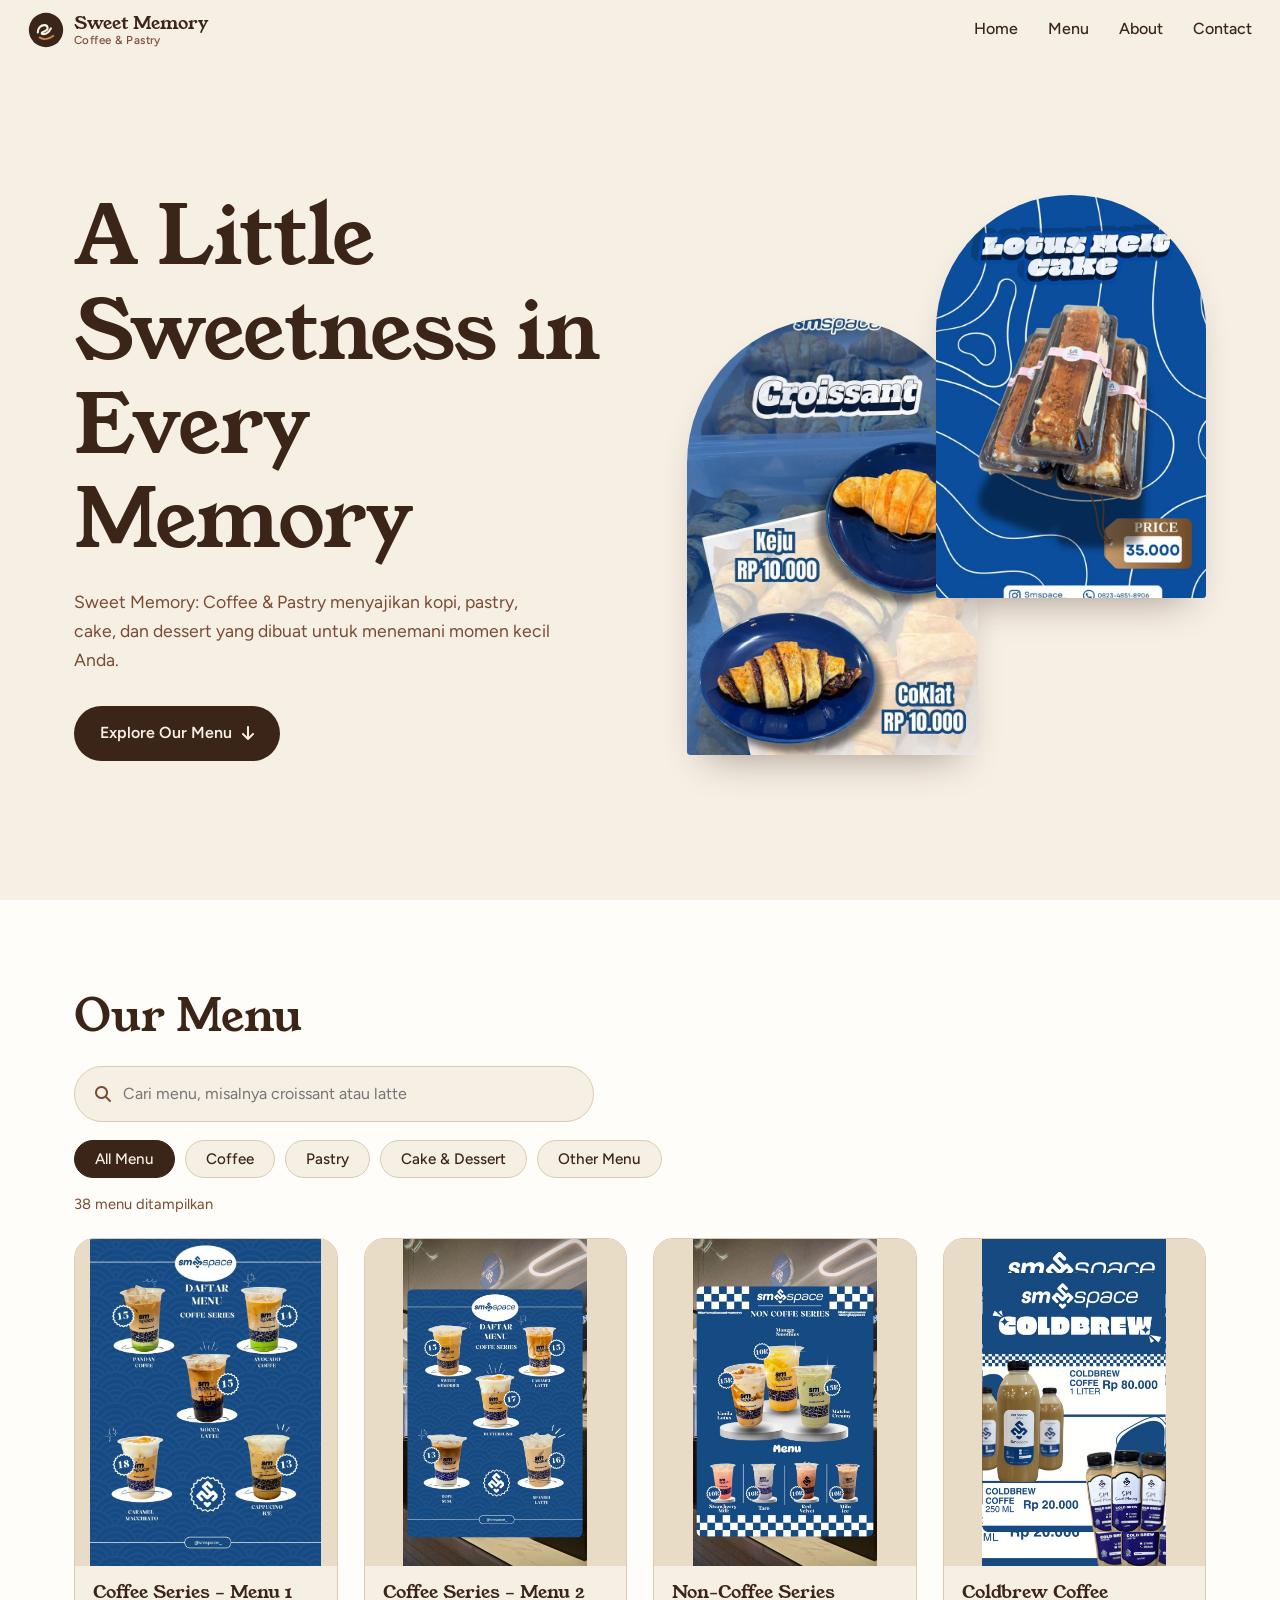
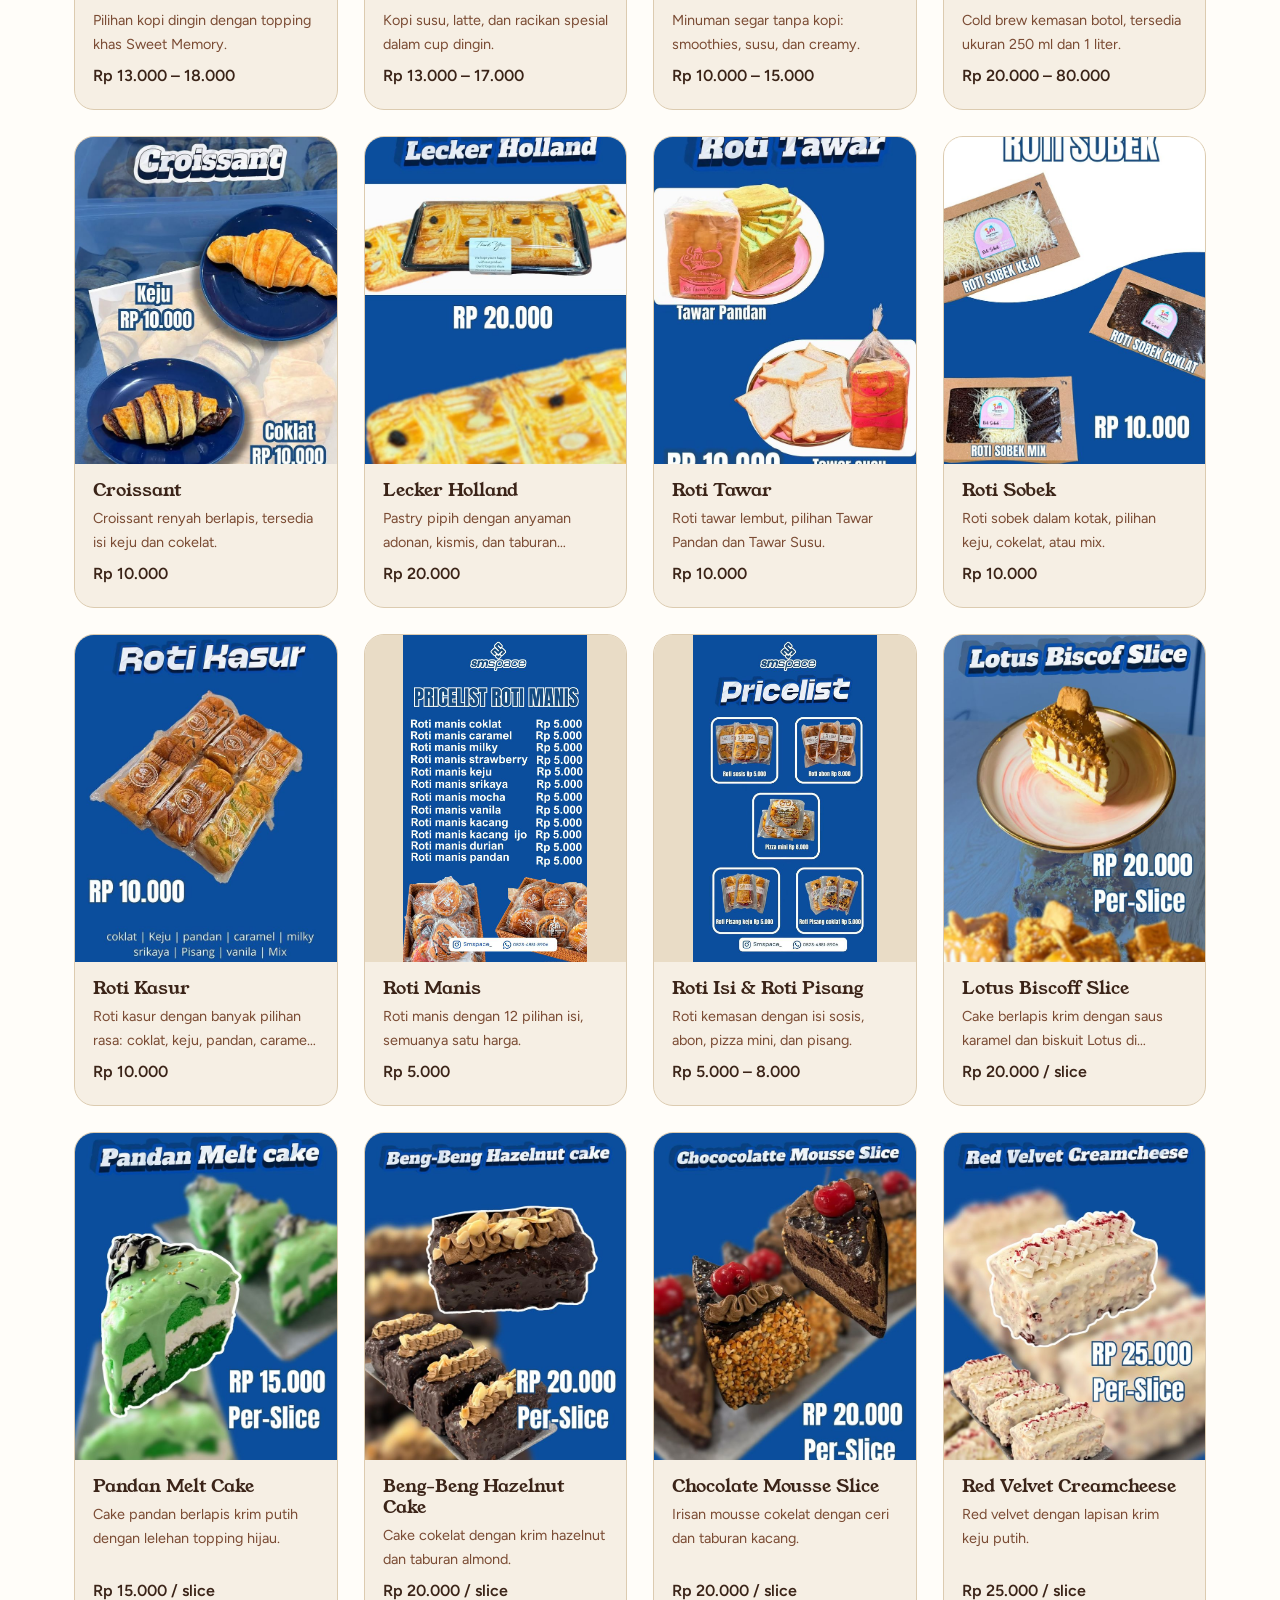
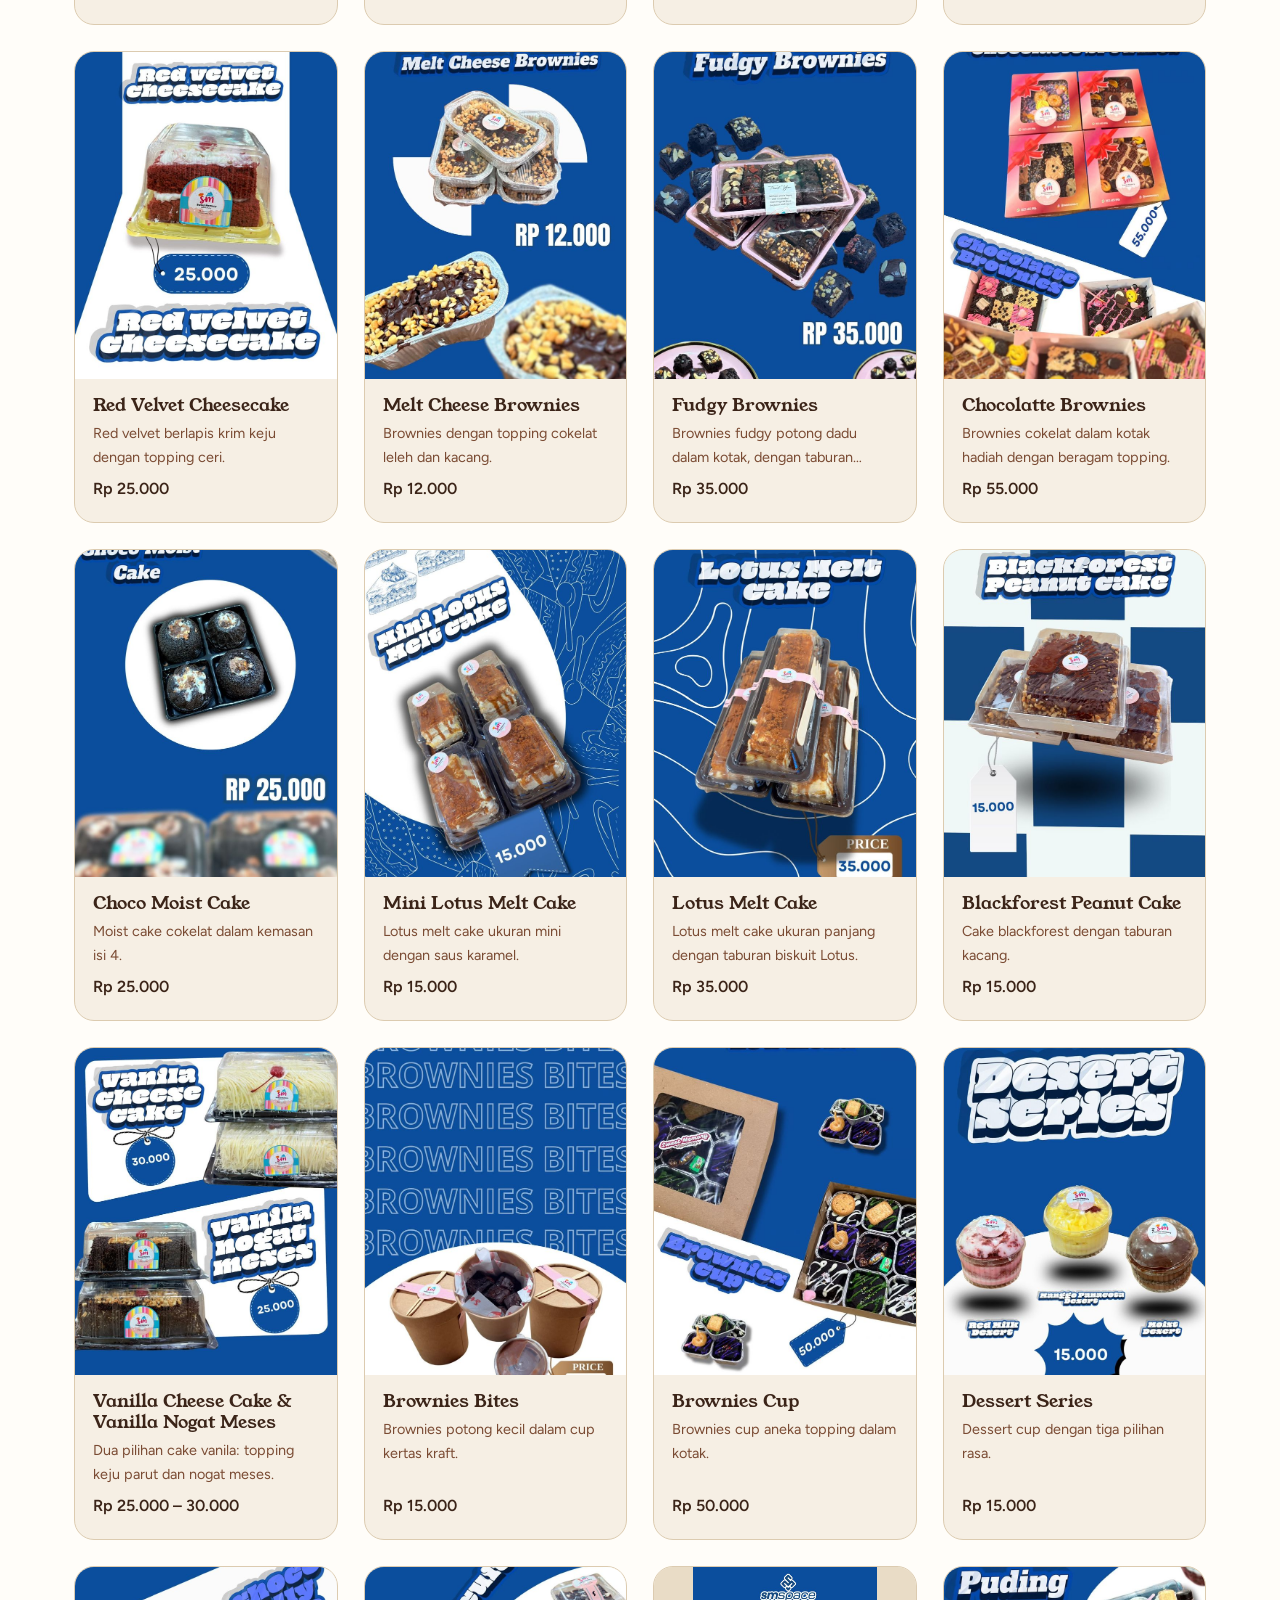
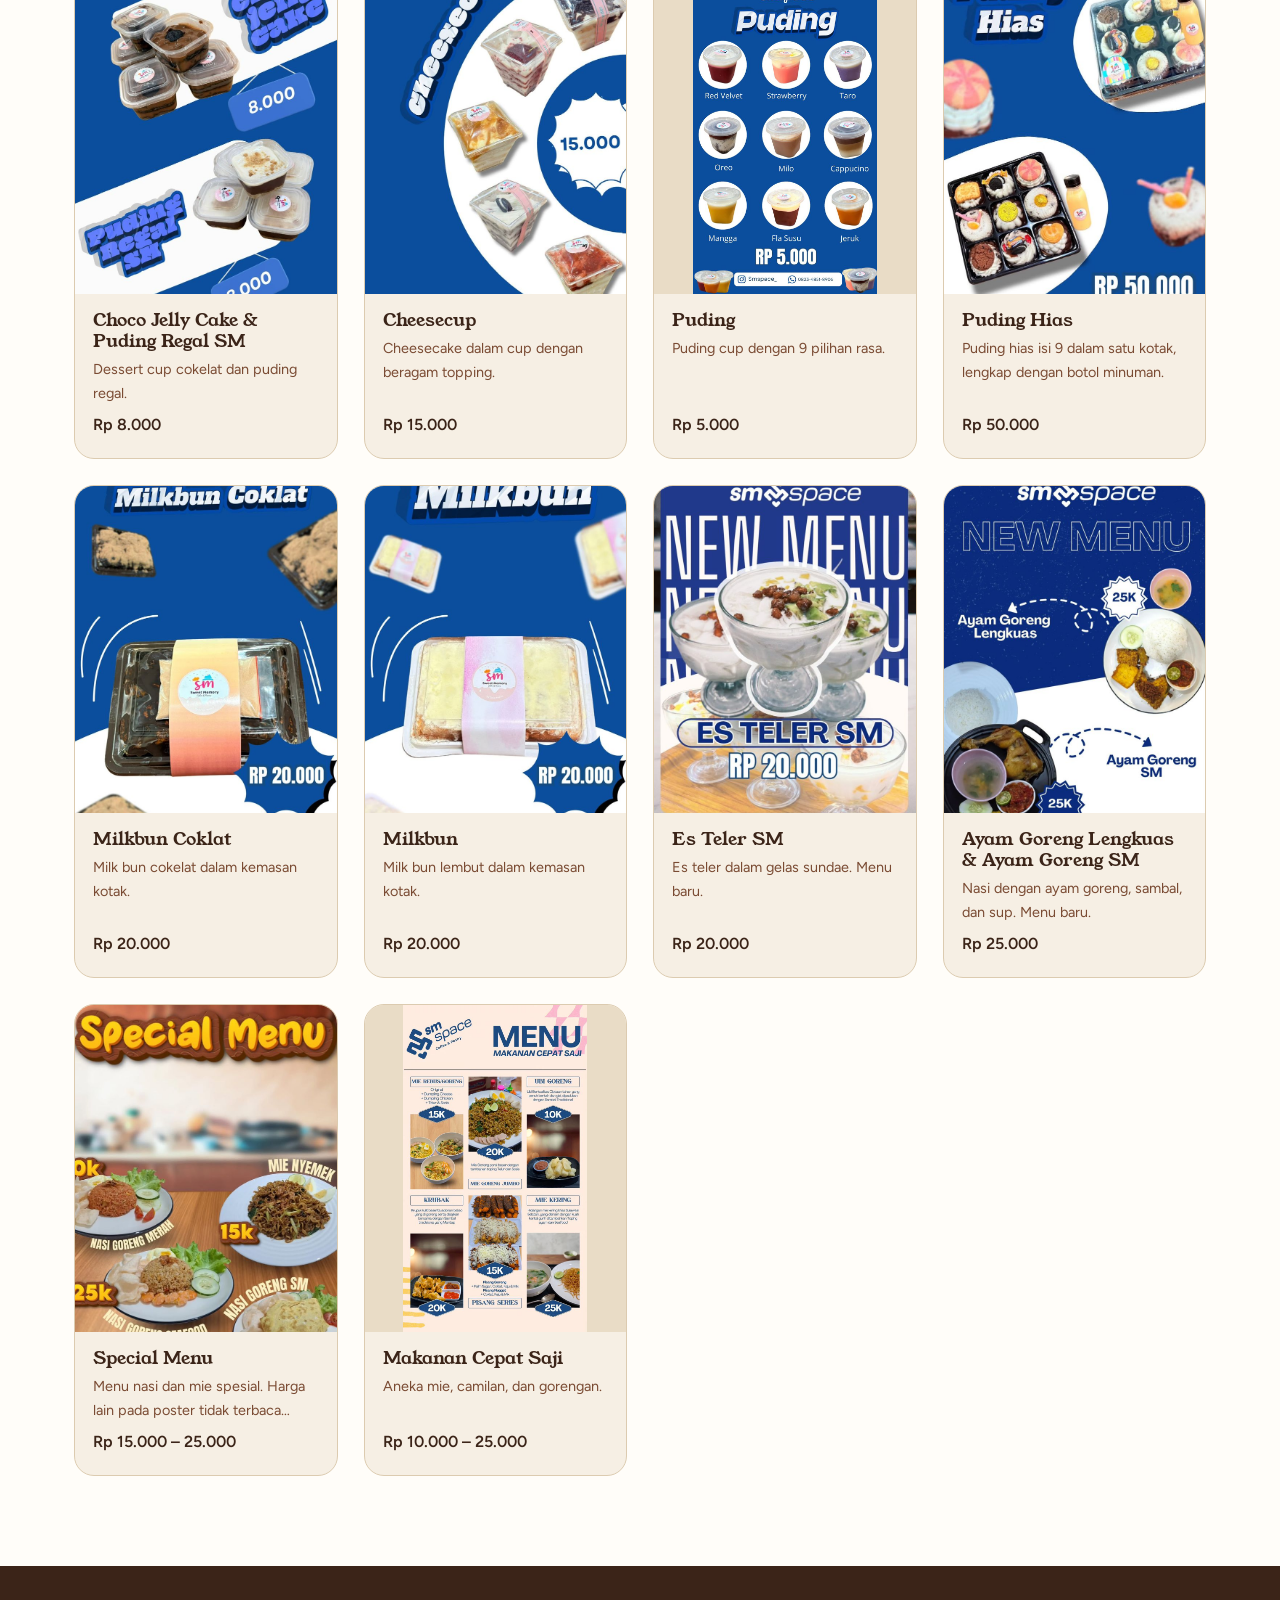
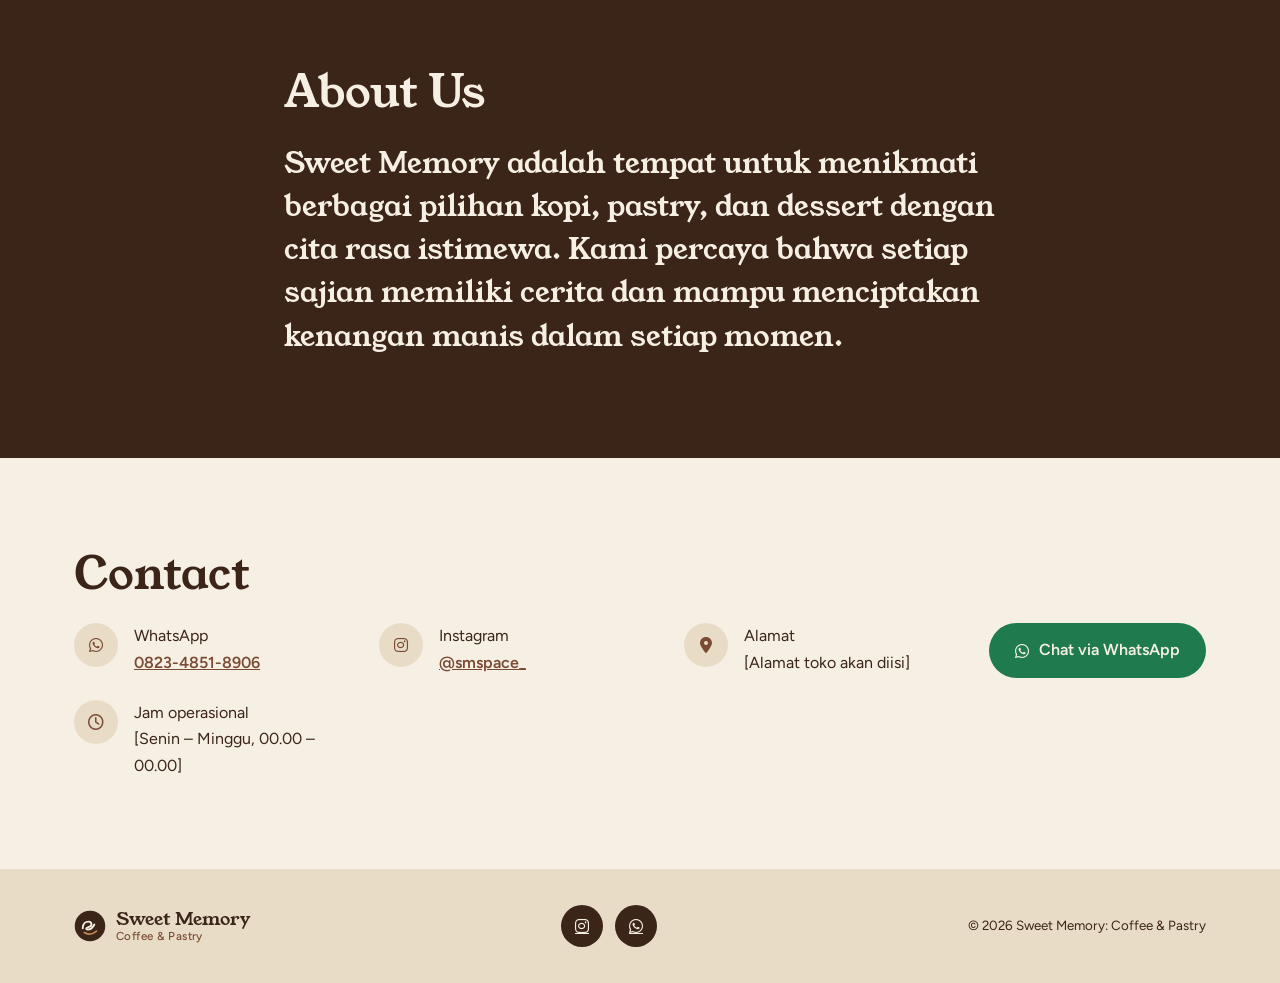
<file: sweet-memory/index.html>
<!DOCTYPE html>
<html lang="id">
<head>
<meta charset="UTF-8">
<meta name="viewport" content="width=device-width, initial-scale=1">
<title>Sweet Memory: Coffee &amp; Pastry</title>
<meta name="description" content="Katalog menu Sweet Memory: Coffee & Pastry. Kopi, pastry, cake, dan dessert.">
<link rel="icon" href="assets/logo/logo.svg" type="image/svg+xml">
<link rel="preconnect" href="https://fonts.googleapis.com">
<link rel="preconnect" href="https://fonts.gstatic.com" crossorigin>
<link href="https://fonts.googleapis.com/css2?family=Young+Serif&family=Figtree:wght@400;500;600&display=swap" rel="stylesheet">
<link rel="stylesheet" href="https://cdnjs.cloudflare.com/ajax/libs/font-awesome/6.5.1/css/all.min.css">
<link rel="stylesheet" href="css/style.css">
</head>
<body>

<header class="nav" id="nav">
  <a href="#home" class="brand"><img src="assets/logo/logo.svg" alt="" width="36" height="36"><span>Sweet Memory<small>Coffee &amp; Pastry</small></span></a>
  <button class="burger" id="burger" aria-label="Buka menu navigasi" aria-expanded="false"><i class="fa-solid fa-bars"></i></button>
  <nav id="links">
    <a href="#home">Home</a><a href="#menu">Menu</a><a href="#about">About</a><a href="#contact">Contact</a>
  </nav>
</header>

<main>
<section class="hero" id="home">
  <div class="hero-text">
    <h1>A Little Sweetness in Every Memory</h1>
    <p>Sweet Memory: Coffee &amp; Pastry menyajikan kopi, pastry, cake, dan dessert yang dibuat untuk menemani momen kecil Anda.</p>
    <a class="btn" href="#menu">Explore Our Menu <i class="fa-solid fa-arrow-down"></i></a>
  </div>
  <div class="hero-img">
    <img class="arch a1" src="assets/images/pastry/croissant.jpg" alt="Croissant keju dan cokelat">
    <img class="arch a2" src="assets/images/cake/lotus-melt-cake.jpg" alt="Lotus Melt Cake">
  </div>
</section>

<section class="menu" id="menu">
  <div class="wrap">
    <h2>Our Menu</h2>
    <div class="tools">
      <label class="search"><i class="fa-solid fa-magnifying-glass"></i>
        <input id="q" type="search" placeholder="Cari menu, misalnya croissant atau latte" aria-label="Cari menu"></label>
      <div class="chips" id="chips" role="group" aria-label="Filter kategori">
        <button class="chip on" data-cat="all">All Menu</button>
        <button class="chip" data-cat="coffee">Coffee</button>
        <button class="chip" data-cat="pastry">Pastry</button>
        <button class="chip" data-cat="cake">Cake &amp; Dessert</button>
        <button class="chip" data-cat="other">Other Menu</button>
      </div>
    </div>
    <p class="count" id="count" aria-live="polite"></p>
    <div class="grid" id="grid"></div>
    <p class="empty" id="empty" hidden>Menu tidak ditemukan. Coba kata kunci lain atau pilih All Menu.</p>
  </div>
</section>

<section class="about" id="about">
  <div class="wrap about-in">
    <h2>About Us</h2>
    <p>Sweet Memory adalah tempat untuk menikmati berbagai pilihan kopi, pastry, dan dessert dengan cita rasa istimewa. Kami percaya bahwa setiap sajian memiliki cerita dan mampu menciptakan kenangan manis dalam setiap momen.</p>
  </div>
</section>

<section class="contact" id="contact">
  <div class="wrap">
    <h2>Contact</h2>
    <div class="c-grid">
      <ul>
        <li><i class="fa-brands fa-whatsapp"></i><span>WhatsApp<br><a href="https://wa.me/6282348518906">0823-4851-8906</a></span></li>
        <li><i class="fa-brands fa-instagram"></i><span>Instagram<br><a href="https://instagram.com/smspace_" target="_blank" rel="noopener">@smspace_</a></span></li>
        <li><i class="fa-solid fa-location-dot"></i><span>Alamat<br>[Alamat toko akan diisi]</span></li>
        <li><i class="fa-regular fa-clock"></i><span>Jam operasional<br>[Senin – Minggu, 00.00 – 00.00]</span></li>
      </ul>
      <a class="btn wa" href="https://wa.me/6282348518906?text=Halo%20Sweet%20Memory%2C%20saya%20ingin%20bertanya%20tentang%20menu." target="_blank" rel="noopener"><i class="fa-brands fa-whatsapp"></i> Chat via WhatsApp</a>
    </div>
  </div>
</section>
</main>

<footer>
  <div class="wrap foot">
    <span class="brand"><img src="assets/logo/logo.svg" alt="" width="32" height="32"><span>Sweet Memory<small>Coffee &amp; Pastry</small></span></span>
    <span class="soc"><a href="https://instagram.com/smspace_" target="_blank" rel="noopener" aria-label="Instagram"><i class="fa-brands fa-instagram"></i></a><a href="https://wa.me/6282348518906" target="_blank" rel="noopener" aria-label="WhatsApp"><i class="fa-brands fa-whatsapp"></i></a></span>
    <small>&copy; 2026 Sweet Memory: Coffee &amp; Pastry</small>
  </div>
</footer>

<dialog id="dlg" aria-labelledby="d-name">
  <button class="close" id="close" aria-label="Tutup"><i class="fa-solid fa-xmark"></i></button>
  <div class="d-img"><img id="d-img" alt=""></div>
  <div class="d-body">
    <span class="tag" id="d-cat"></span>
    <h3 id="d-name"></h3>
    <p id="d-desc"></p>
    <ul class="d-list" id="d-list"></ul>
    <p class="d-price" id="d-price"></p>
    <a class="btn wa" id="d-wa" target="_blank" rel="noopener"><i class="fa-brands fa-whatsapp"></i> Pesan via WhatsApp</a>
  </div>
</dialog>

<button class="top" id="top" aria-label="Kembali ke atas" hidden><i class="fa-solid fa-chevron-up"></i></button>

<script src="js/script.js"></script>
</body>
</html>
</file>
<file: sweet-memory/css/style.css>
:root{
  --cream:#f6efe4; --beige:#e9dcc6; --white:#fffdf9; --espresso:#3b2418; --mocha:#7a4b33; --caramel:#c98a4b; --line:#dccbb0;
  --serif:'Young Serif',Georgia,serif; --sans:'Figtree',system-ui,sans-serif;
}
*{box-sizing:border-box;margin:0}
html{scroll-behavior:smooth;scroll-padding-top:76px}
body{font:400 1rem/1.65 var(--sans);color:var(--espresso);background:var(--cream);animation:fade .7s ease both}
@keyframes fade{from{opacity:0}to{opacity:1}}
img{max-width:100%;display:block}
a{color:inherit}
:focus-visible{outline:3px solid var(--caramel);outline-offset:2px}
.wrap{max-width:1180px;margin:0 auto;padding:0 24px}
h1,h2,h3{font-family:var(--serif);font-weight:400;line-height:1.15}
h2{font-size:clamp(2rem,4vw,2.8rem);margin-bottom:1.5rem}

.nav{position:fixed;inset:0 0 auto;z-index:20;display:flex;align-items:center;justify-content:space-between;padding:12px 28px;transition:background .3s,box-shadow .3s}
.nav.solid{background:rgba(246,239,228,.94);backdrop-filter:blur(8px);box-shadow:0 1px 0 var(--line)}
.brand{display:flex;align-items:center;gap:10px;text-decoration:none;font-family:var(--serif);font-size:1.15rem}
.brand span{display:flex;flex-direction:column;line-height:1.1}
.brand small{font:500 .72rem var(--sans);color:var(--mocha);letter-spacing:.04em}
.nav nav{display:flex;gap:30px}
.nav nav a{text-decoration:none;font-weight:500;padding:4px 0;border-bottom:2px solid transparent;transition:border-color .2s}
.nav nav a:hover{border-color:var(--caramel)}
.burger{display:none;background:none;border:0;font-size:1.4rem;color:var(--espresso);cursor:pointer;padding:8px}

.btn{display:inline-flex;align-items:center;gap:10px;background:var(--espresso);color:var(--cream);text-decoration:none;font-weight:600;padding:14px 26px;border-radius:999px;border:0;cursor:pointer;font-size:1rem;font-family:var(--sans);transition:background .25s,transform .25s}
.btn:hover{background:var(--mocha);transform:translateY(-2px)}
.btn.wa{background:#1f7a4d}.btn.wa:hover{background:#17623d}

.hero{min-height:100svh;display:grid;grid-template-columns:1.05fr .95fr;align-items:center;gap:40px;max-width:1180px;margin:0 auto;padding:110px 24px 60px}
.hero h1{font-size:clamp(2.8rem,6.4vw,5.2rem);margin-bottom:1.3rem;letter-spacing:-.01em}
.hero p{max-width:30rem;color:var(--mocha);font-size:1.1rem;margin-bottom:2rem}
.hero-img{position:relative;height:min(70vh,560px)}
.arch{position:absolute;object-fit:cover;border-radius:999px 999px 24px 24px;box-shadow:0 20px 40px -20px rgba(59,36,24,.45);animation:rise 1s .2s cubic-bezier(.2,.7,.2,1) both}
.a1{width:56%;height:78%;left:0;bottom:0;object-position:60% 50%}
.a2{width:52%;height:72%;right:0;top:0;object-position:50% 70%;animation-delay:.4s;background:var(--beige)}
@keyframes rise{from{opacity:0;transform:translateY(40px)}to{opacity:1;transform:none}}

.menu{background:var(--white);padding:90px 0}
.tools{display:flex;flex-direction:column;gap:18px;margin-bottom:12px}
.search{display:flex;align-items:center;gap:12px;background:var(--cream);border:1px solid var(--line);border-radius:999px;padding:0 20px;max-width:520px;transition:border-color .2s}
.search:focus-within{border-color:var(--caramel)}
.search i{color:var(--mocha)}
.search input{flex:1;border:0;background:none;font:inherit;padding:14px 0;color:var(--espresso);outline:0}
.chips{display:flex;flex-wrap:wrap;gap:10px}
.chip{font:500 .95rem var(--sans);padding:9px 20px;border-radius:999px;border:1px solid var(--line);background:var(--cream);color:var(--espresso);cursor:pointer;transition:all .2s}
.chip:hover{border-color:var(--mocha)}
.chip.on{background:var(--espresso);color:var(--cream);border-color:var(--espresso)}
.count{color:var(--mocha);font-size:.92rem;margin:14px 0 22px}
.grid{display:grid;grid-template-columns:repeat(auto-fill,minmax(250px,1fr));gap:26px}
.card{display:flex;flex-direction:column;text-align:left;background:var(--cream);border:1px solid var(--line);border-radius:20px;overflow:hidden;cursor:pointer;font:inherit;color:inherit;padding:0;transition:transform .3s,box-shadow .3s;animation:fade .4s both}
.card:hover{transform:translateY(-6px);box-shadow:0 18px 30px -18px rgba(59,36,24,.5)}
.card .ph{aspect-ratio:4/5;background:var(--beige);overflow:hidden}
.card .ph img{width:100%;height:100%;object-fit:cover;object-position:50% 58%;transition:transform .5s}
.card .ph img.fit{object-fit:contain;object-position:center}
.card:hover .ph img{transform:scale(1.04)}
.card .info{padding:16px 18px 20px;display:flex;flex-direction:column;gap:6px;flex:1}
.card h3{font-size:1.15rem}
.card p{font-size:.9rem;color:var(--mocha);display:-webkit-box;-webkit-line-clamp:2;-webkit-box-orient:vertical;overflow:hidden;min-height:2.9em}
.card .price{margin-top:auto;font-weight:600;color:var(--espresso)}
.empty{padding:50px 0;text-align:center;color:var(--mocha)}

.about{padding:100px 0;background:var(--espresso);color:var(--cream)}
.about-in{max-width:760px}
.about p{font-family:var(--serif);font-size:clamp(1.3rem,2.6vw,1.8rem);line-height:1.5}

.contact{padding:90px 0}
.c-grid{display:flex;flex-wrap:wrap;gap:40px;align-items:flex-start;justify-content:space-between}
.contact ul{list-style:none;padding:0;display:grid;grid-template-columns:repeat(auto-fit,minmax(220px,1fr));gap:24px 40px;flex:1;min-width:280px}
.contact li{display:flex;gap:16px;align-items:flex-start}
.contact li i{width:44px;height:44px;border-radius:50%;background:var(--beige);display:grid;place-items:center;color:var(--mocha);flex:none}
.contact li a{color:var(--mocha);font-weight:600}

footer{background:var(--beige);padding:36px 0}
.foot{display:flex;flex-wrap:wrap;gap:20px;align-items:center;justify-content:space-between}
.soc{display:flex;gap:12px}
.soc a{width:42px;height:42px;border-radius:50%;background:var(--espresso);color:var(--cream);display:grid;place-items:center;transition:background .2s}
.soc a:hover{background:var(--mocha)}

dialog{border:0;border-radius:24px;padding:0;width:min(860px,calc(100% - 28px));max-height:92vh;background:var(--cream);color:var(--espresso);margin:auto;overflow:auto}
dialog[open]{display:grid;grid-template-columns:1fr 1fr;animation:pop .3s ease}
dialog::backdrop{background:rgba(40,22,12,.6);backdrop-filter:blur(3px)}
@keyframes pop{from{opacity:0;transform:scale(.96)}to{opacity:1;transform:none}}
.close{position:absolute;top:12px;right:12px;z-index:2;width:40px;height:40px;border-radius:50%;border:0;background:var(--white);color:var(--espresso);cursor:pointer;font-size:1.1rem}
.d-img{background:var(--beige);display:grid;place-items:center}
.d-img img{width:100%;height:100%;max-height:92vh;object-fit:contain}
.d-body{padding:36px 30px;display:flex;flex-direction:column;gap:14px;justify-content:center}
.tag{align-self:flex-start;background:var(--beige);color:var(--mocha);font-weight:600;font-size:.82rem;padding:4px 12px;border-radius:999px}
.d-body h3{font-size:1.8rem}
.d-body p{color:var(--mocha)}
.d-list{list-style:none;padding:0;max-height:200px;overflow:auto;border-top:1px solid var(--line)}
.d-list li{display:flex;justify-content:space-between;gap:12px;padding:8px 0;border-bottom:1px solid var(--line);font-size:.95rem}
.d-list li b{font-weight:600;white-space:nowrap}
.d-body .d-price{font:400 1.5rem var(--serif);color:var(--espresso)}
.d-body .btn{justify-content:center}

.top{position:fixed;right:22px;bottom:22px;z-index:15;width:48px;height:48px;border-radius:50%;border:0;background:var(--espresso);color:var(--cream);cursor:pointer;box-shadow:0 8px 20px -8px rgba(0,0,0,.5);transition:transform .2s}
.top:hover{transform:translateY(-3px)}
.top[hidden]{display:none}

@media (max-width:860px){
  .hero{grid-template-columns:1fr;padding-top:100px;min-height:auto}
  .hero-img{height:380px}
  .burger{display:block}
  .nav nav{position:absolute;top:100%;left:0;right:0;flex-direction:column;gap:0;background:var(--cream);box-shadow:0 12px 20px -12px rgba(0,0,0,.3);max-height:0;overflow:hidden;transition:max-height .3s}
  .nav nav.open{max-height:280px}
  .nav nav a{padding:16px 28px;border-bottom:1px solid var(--line)}
  dialog[open]{grid-template-columns:1fr}
  .d-img img{max-height:46vh}
  .d-body{padding:24px 22px 28px}
}
@media (max-width:520px){.grid{grid-template-columns:repeat(2,1fr);gap:14px}.card .info{padding:12px}.card p{display:none}.wrap{padding:0 16px}}
@media (prefers-reduced-motion:reduce){*,*::before,*::after{animation:none!important;transition:none!important;scroll-behavior:auto!important}}
</file>
